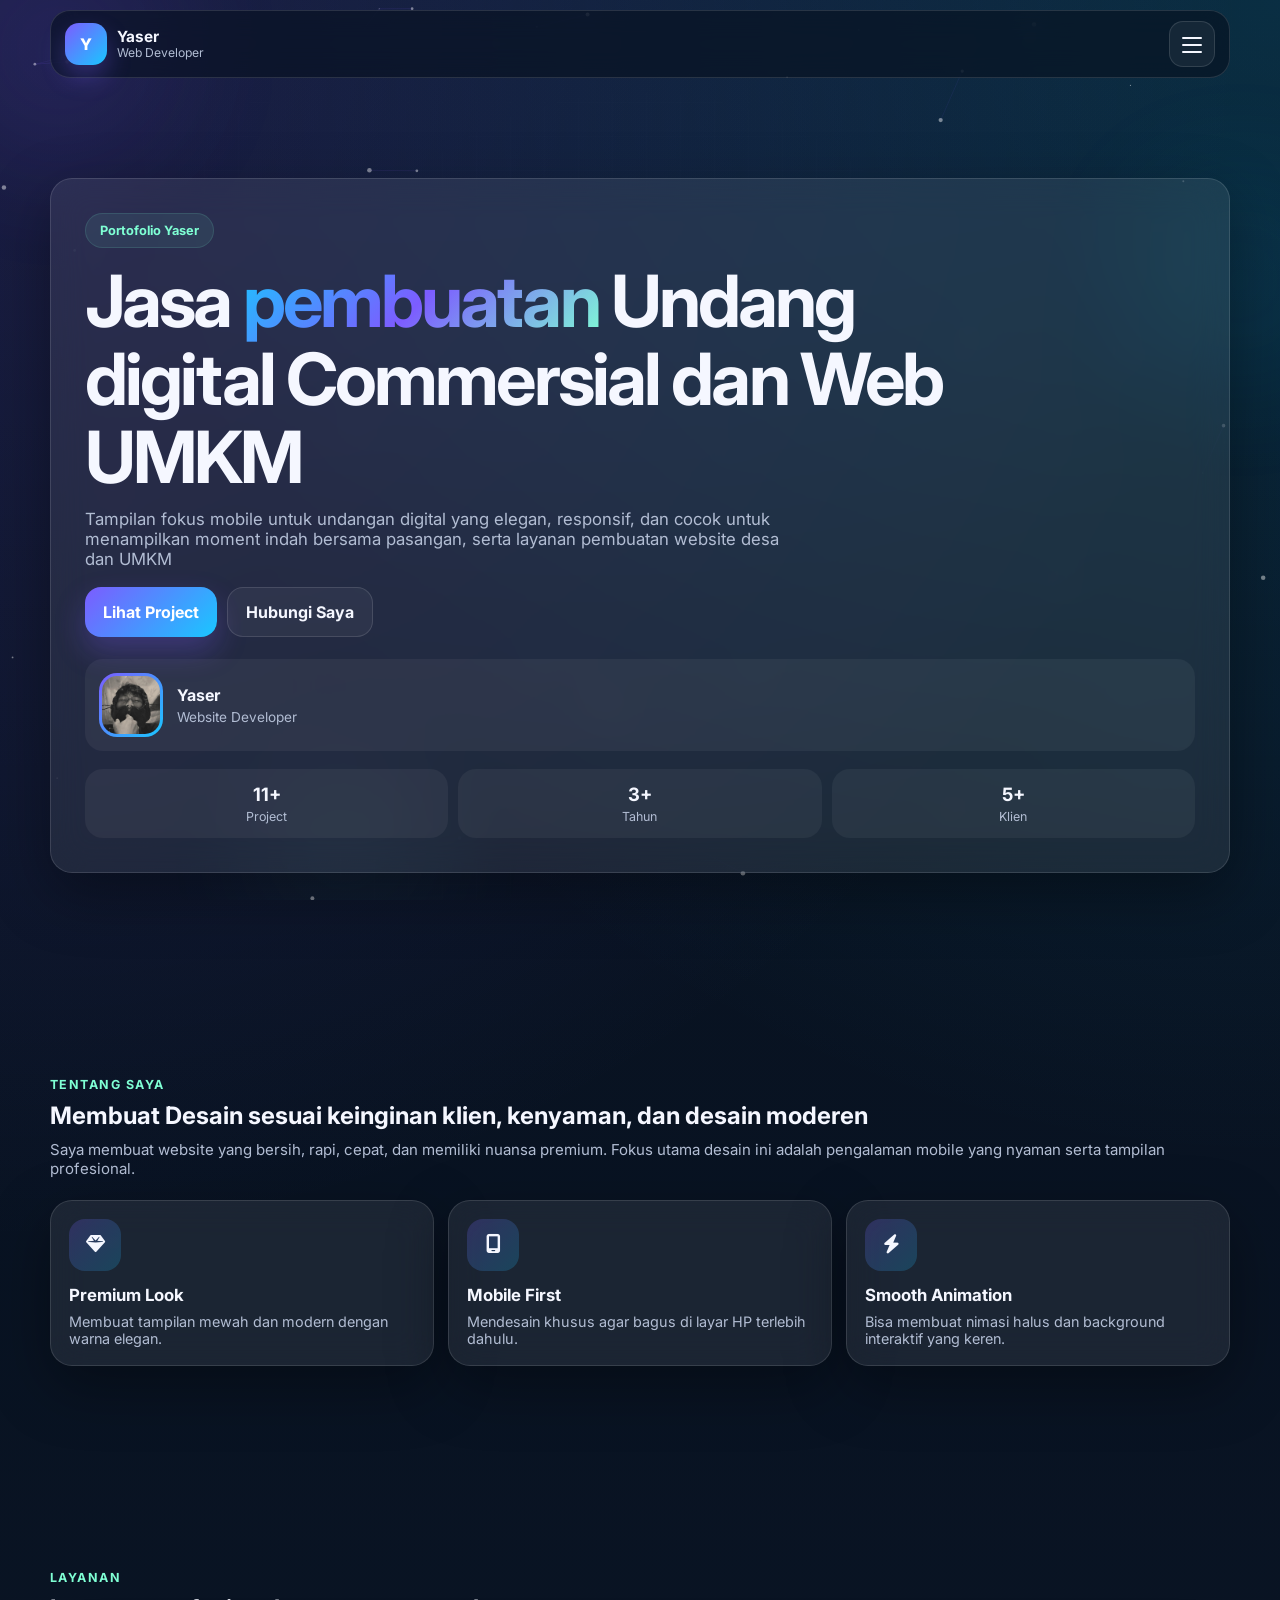
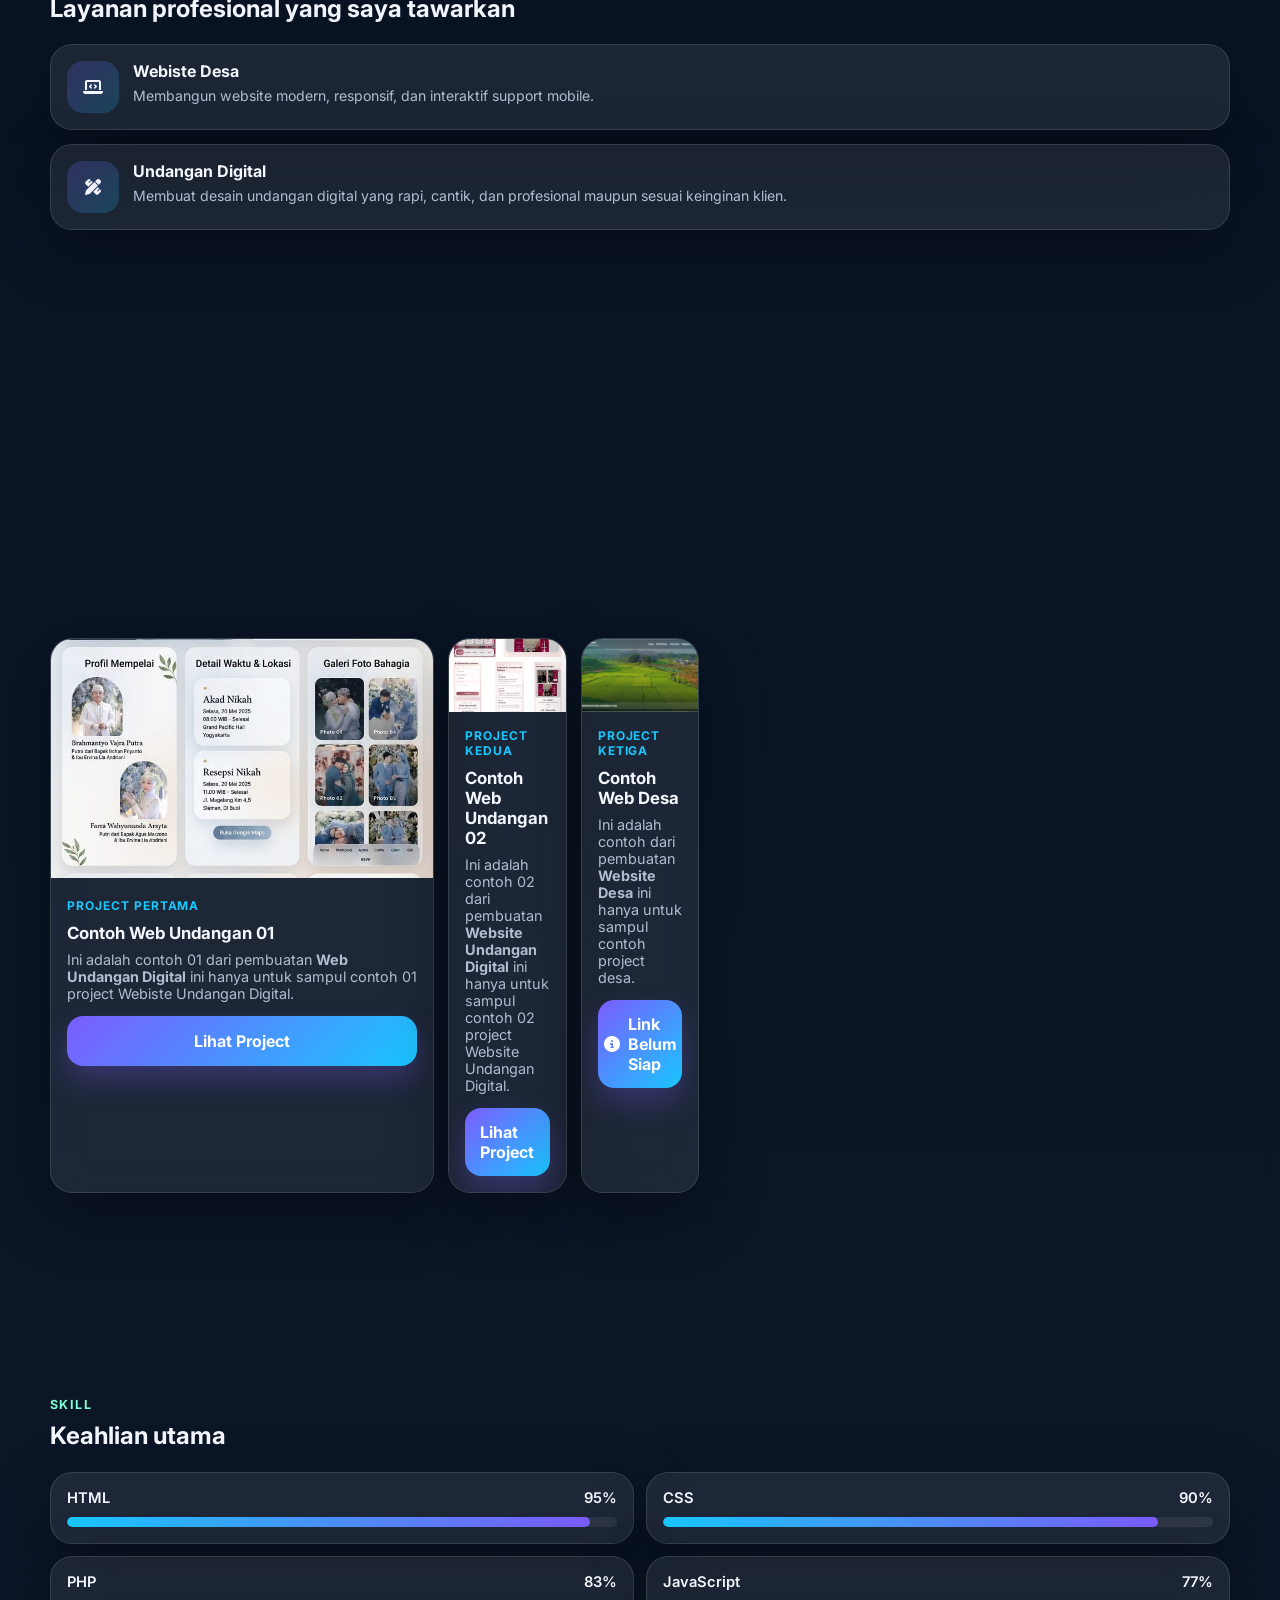
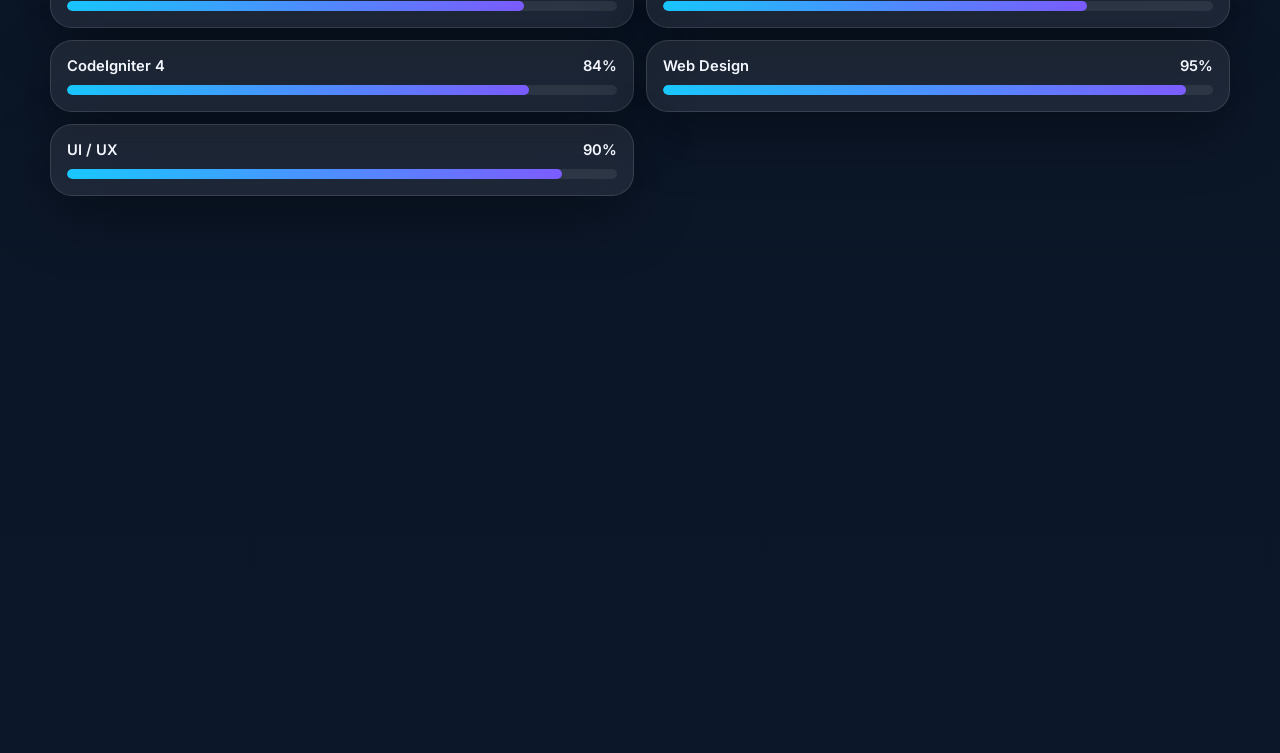
<file: index.html>
<!DOCTYPE html>
<html lang="id">
<head>
  <meta charset="UTF-8" />
  <meta name="viewport" content="width=device-width, initial-scale=1.0" />
  <title>Portfolio Yaser</title>
  <meta property="og:title" content="Portfolio Yaser" />
  <meta property="og:description" content="Website portfolio premium modern Yaser" />
  <meta property="og:image" content="https://yaser.vercel.app/foto1.png" />
  <meta property="og:url" content="https://yaser.vercel.app" />
  <meta property="og:type" content="website" />

  <link rel="icon" href="title.png" />
  <link rel="icon" type="image/png" sizes="32x32" href="title.png">
  <link rel="icon" type="image/png" sizes="64x64" href="title.png">
  <link rel="apple-touch-icon" sizes="180x180" href="title.png">

  <meta name="description" content="Portfolio mobile premium modern dan responsif" />

  <link rel="preconnect" href="https://fonts.googleapis.com" />
  <link rel="preconnect" href="https://fonts.gstatic.com" crossorigin />
  <link
    href="https://fonts.googleapis.com/css2?family=Inter:wght@400;500;600;700;800&display=swap"
    rel="stylesheet"
  />

  <link
    rel="stylesheet"
    href="https://cdnjs.cloudflare.com/ajax/libs/font-awesome/6.5.2/css/all.min.css"
  />

  <link rel="stylesheet" href="stye.css" />
</head>
<body>
  <div class="bg-wrapper">
    <div class="orb orb-1"></div>
    <div class="orb orb-2"></div>
    <div class="orb orb-3"></div>
    <canvas id="particles"></canvas>
    <div class="grid-layer"></div>
  </div>

  <header class="header" id="header">
    <div class="container nav">
      <a href="profile.html" class="logo">
        <span class="logo-box">Y</span>
        <div class="logo-text">
          <strong>Yaser</strong>
          <small>Web Developer</small>
        </div>
      </a>

      <button class="menu-btn" id="menuBtn" aria-label="Buka menu">
        <span></span>
        <span></span>
        <span></span>
      </button>
    </div>

    <nav class="mobile-nav" id="mobileNav">
      <a href="#home">Home</a>
      <a href="#about">Tentang</a>
      <a href="#services">Layanan</a>
      <a href="#projects">Project</a>
      <a href="#skills">Skill</a>
      <a href="#contact">Kontak</a>
    </nav>
  </header>

  <main>
    <section class="hero section" id="home">
      <div class="container">
        <div class="hero-card glass reveal">
          <span class="badge">Portofolio Yaser</span>

          <h1>
            Jasa
            <span class="gradient-text"> pembuatan</span>
            Undang digital Commersial dan Web UMKM
          </h1>

          <p class="hero-text">
            Tampilan fokus mobile untuk undangan digital yang elegan, responsif, dan cocok untuk menampilkan
            moment indah bersama pasangan, serta layanan pembuatan website desa dan UMKM
        </p>

          <div class="hero-buttons">
            <a href="#projects" class="btn btn-primary">Lihat Project</a>
            <a href="#contact" class="btn btn-secondary">Hubungi Saya</a>
          </div>

          <div class="hero-profile">
            <div class="avatar-ring">
              <img src="foto1.png" alt="Foto Profil" />
            </div>
            <div class="hero-profile-info">
              <h3>Yaser</h3>
              <p>Website Developer</p>
            </div>
          </div>

          <div class="stats-grid">
            <div class="stat-box">
              <h3><span class="counter" data-target="15">0</span>+</h3>
              <p>Project</p>
            </div>
            <div class="stat-box">
              <h3><span class="counter" data-target="3">0</span>+</h3>
              <p>Tahun</p>
            </div>
            <div class="stat-box">
              <h3><span class="counter" data-target="5">0</span>+</h3>
              <p>Klien</p>
            </div>
          </div>
        </div>
      </div>
    </section>

    <section class="about section" id="about">
      <div class="container">
        <div class="section-head reveal">
          <span class="section-tag">Tentang Saya</span>
          <h2>Membuat Desain sesuai keinginan klien, kenyaman, dan desain moderen</h2>
          <p>
            Saya membuat website yang bersih, rapi, cepat, dan memiliki nuansa
            premium. Fokus utama desain ini adalah pengalaman mobile yang nyaman
            serta tampilan profesional.
          </p>
        </div>

        <div class="about-grid">
          <div class="about-card glass reveal">
            <i class="fa-solid fa-gem"></i>
            <h3>Premium Look</h3>
            <p>Membuat tampilan mewah dan modern dengan warna elegan.</p>
          </div>

          <div class="about-card glass reveal">
            <i class="fa-solid fa-mobile-screen"></i>
            <h3>Mobile First</h3>
            <p>Mendesain khusus agar bagus di layar HP terlebih dahulu.</p>
          </div>

          <div class="about-card glass reveal">
            <i class="fa-solid fa-bolt"></i>
            <h3>Smooth Animation</h3>
            <p>Bisa membuat nimasi halus dan background interaktif yang keren.</p>
          </div>
        </div>
      </div>
    </section>

    <section class="services section" id="services">
      <div class="container">
        <div class="section-head reveal">
          <span class="section-tag">Layanan</span>
          <h2>Layanan profesional yang saya tawarkan</h2>
        </div>

        <div class="service-list">
          <article class="service-card glass reveal">
            <div class="service-icon">
              <i class="fa-solid fa-laptop-code"></i>
            </div>
            <div>
              <h3>Webiste Desa</h3>
              <p>Membangun website modern, responsif, dan interaktif support mobile.</p>
            </div>
          </article>

          <article class="service-card glass reveal">
            <div class="service-icon">
              <i class="fa-solid fa-pen-ruler"></i>
            </div>
            <div>
              <h3>Undangan Digital</h3>
              <p>Membuat desain undangan digital yang rapi, cantik, dan profesional maupun sesuai keinginan klien.</p>
            </div>
          </article>

          <article class="service-card glass reveal">
            <div class="service-icon">
              <i class="fa-solid fa-rocket"></i>
            </div>
            <div>
              <h3>Website UMKM</h3>
              <p>Layanan pembuatan website untuk usaha usaha anda memfokuskan pada performa fitur pelayanan dan termasuk desain yang premiium.</p>
            </div>
          </article>
        </div>
      </div>
    </section>

    <section class="projects section" id="projects">
      <div class="container">
        <div class="section-head reveal">
          <span class="section-tag">Project Saya</span>
          <h2>Beberapa project unggulan</h2>
          <p>
            Ada beberapa projek dan link akses nya untuk undangan yang akan saya tampilkan, untuk link Web Desa dan UMKM akan menyusul.
          </p>
        </div>

        <div class="project-list">
          <article class="project-card glass reveal">
            <div class="project-media">
              <img src="foto2.png" alt="Project 1" />
            </div>
            <div class="project-content">
              <span class="project-label">Project Pertama</span>
              <h3>Contoh Web Undangan 01</h3>
              <p>
                Ini adalah contoh 01 dari pembuatan <strong>Web Undangan Digital</strong> ini hanya untuk sampul contoh 01 project Webiste Undangan Digital.
              </p>
              <a href="https://ecacep.github.io/undangandigital/" target="_blank" class="btn btn-primary btn-full">
                Lihat Project
              </a>
            </div>
          </article>

          <div class="project-list">
          <article class="project-card glass reveal">
            <div class="project-media">
              <img src="foto3.png" alt="Project 1" />
            </div>
            <div class="project-content">
              <span class="project-label">Project Kedua</span>
              <h3>Contoh Web Undangan 02</h3>
              <p>
                Ini adalah contoh 02 dari pembuatan <strong>Website Undangan Digital</strong> ini hanya untuk sampul contoh 02 project Website Undangan Digital.
              </p>
              <a href="https://ecacep.github.io/namakamu" target="_blank" class="btn btn-primary btn-full">
                Lihat Project
              </a>
            </div>
          </article>


          <article class="project-card glass reveal">
            <div class="project-media">
              <img src="foto4.png" alt="Project 3" />
            </div>
            <div class="project-content">
              <span class="project-label">Project Ketiga</span>
              <h3>Contoh Web Desa</h3>
              <p>
                Ini adalah contoh dari pembuatan <strong>Website Desa</strong> ini hanya untuk sampul contoh project desa.
              </p>
              <a href="#" target="_blank" class="btn btn-primary btn-full">
  <i class="fa-solid fa-circle-info "></i>
   Link Belum Siap
</a>
            </div>
          </article>
        </div>
      </div>
    </section>

    <section class="skills section" id="skills">
      <div class="container">
        <div class="section-head reveal">
          <span class="section-tag">Skill</span>
          <h2>Keahlian utama</h2>
        </div>

        <div class="skills-list">
          <div class="skill-card glass reveal">
            <div class="skill-top">
              <span>HTML</span>
              <span>95%</span>
            </div>
            <div class="skill-bar"><span style="width:95%"></span></div>
          </div>

          <div class="skill-card glass reveal">
            <div class="skill-top">
              <span>CSS</span>
              <span>90%</span>
            </div>
            <div class="skill-bar"><span style="width:90%"></span></div>
          </div>

          <div class="skill-card glass reveal">
            <div class="skill-top">
              <span>PHP</span>
              <span>83%</span>
            </div>
            <div class="skill-bar"><span style="width:83%"></span></div>
          </div>

          <div class="skill-card glass reveal">
            <div class="skill-top">
              <span>JavaScript</span>
              <span>77%</span>
            </div>
            <div class="skill-bar"><span style="width:77%"></span></div>
          </div>

          <div class="skill-card glass reveal">
            <div class="skill-top">
              <span>CodeIgniter 4</span>
              <span>84%</span>
            </div>
            <div class="skill-bar"><span style="width:84%"></span></div>
          </div>

          <div class="skill-card glass reveal">
            <div class="skill-top">
              <span>Web Design</span>
              <span>95%</span>
            </div>
            <div class="skill-bar"><span style="width:95%"></span></div>
          </div>

          <div class="skill-card glass reveal">
            <div class="skill-top">
              <span>UI / UX</span>
              <span>90%</span>
            </div>
            <div class="skill-bar"><span style="width:90%"></span></div>
          </div>
        </div>
      </div>
    </section>

    <section class="contact section" id="contact">
      <div class="container">
        <div class="contact-card glass reveal">
          <div class="section-head">
            <span class="section-tag">Kontak</span>
            <h2>Mari bekerja sama</h2>
            <p>
              Silahkan hubungi contact di bawah ini jika anda tertarik untuk bekerja sama dengan saya ataupun ingin 
              menyewa jasa pembuatan website Undangan Digital, Ecommerce, Website Desa, Portofilo,
              dan website UMKM. 
              <br><span style="color: rgb(0, 255, 255);">Silahkan hubungi saya melalui WhatsApp, email, dan Instagram di bawah ini.</span>
            </p>
          </div>

          <div class="contact-list">
            <a href="#" class="contact-item">
              <i class="fa-solid fa-envelope"></i>
              <span>yasirsopyan2025@gmail.com</span>
            </a>
            <a href="#" class="contact-item">
              <i class="fa-brands fa-whatsapp"></i>
              <span>+62-822-9212-0735</span>
            </a>
            <a href="#" class="contact-item">
              <i class="fa-brands fa-instagram"></i>
              <span>@yasersyn</span>
            </a>
          </div>
        </div>
      </div>
    </section>
  </main>

  <button class="scroll-top" id="scrollTop" aria-label="Ke atas">
    <i class="fa-solid fa-arrow-up"></i>
  </button>

  <script src="script.js"></script>
</body>
</html>
</file>
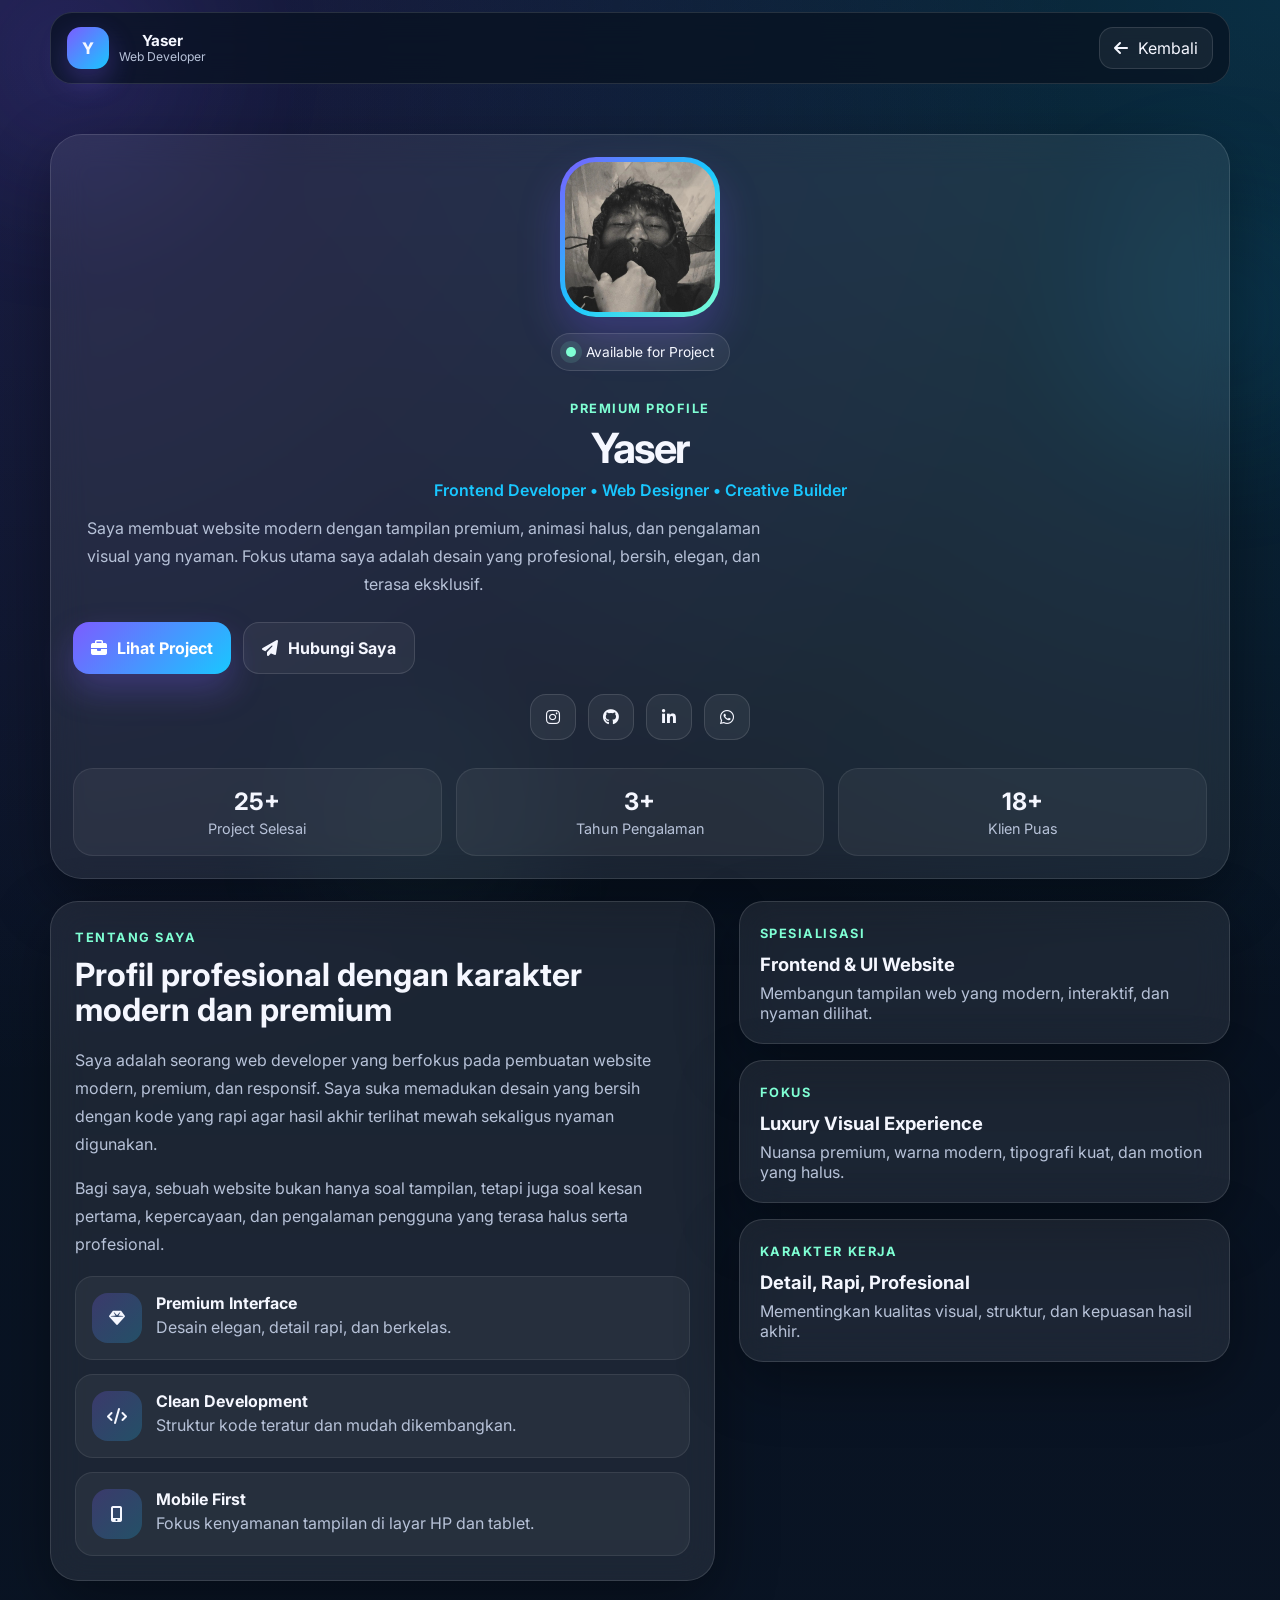
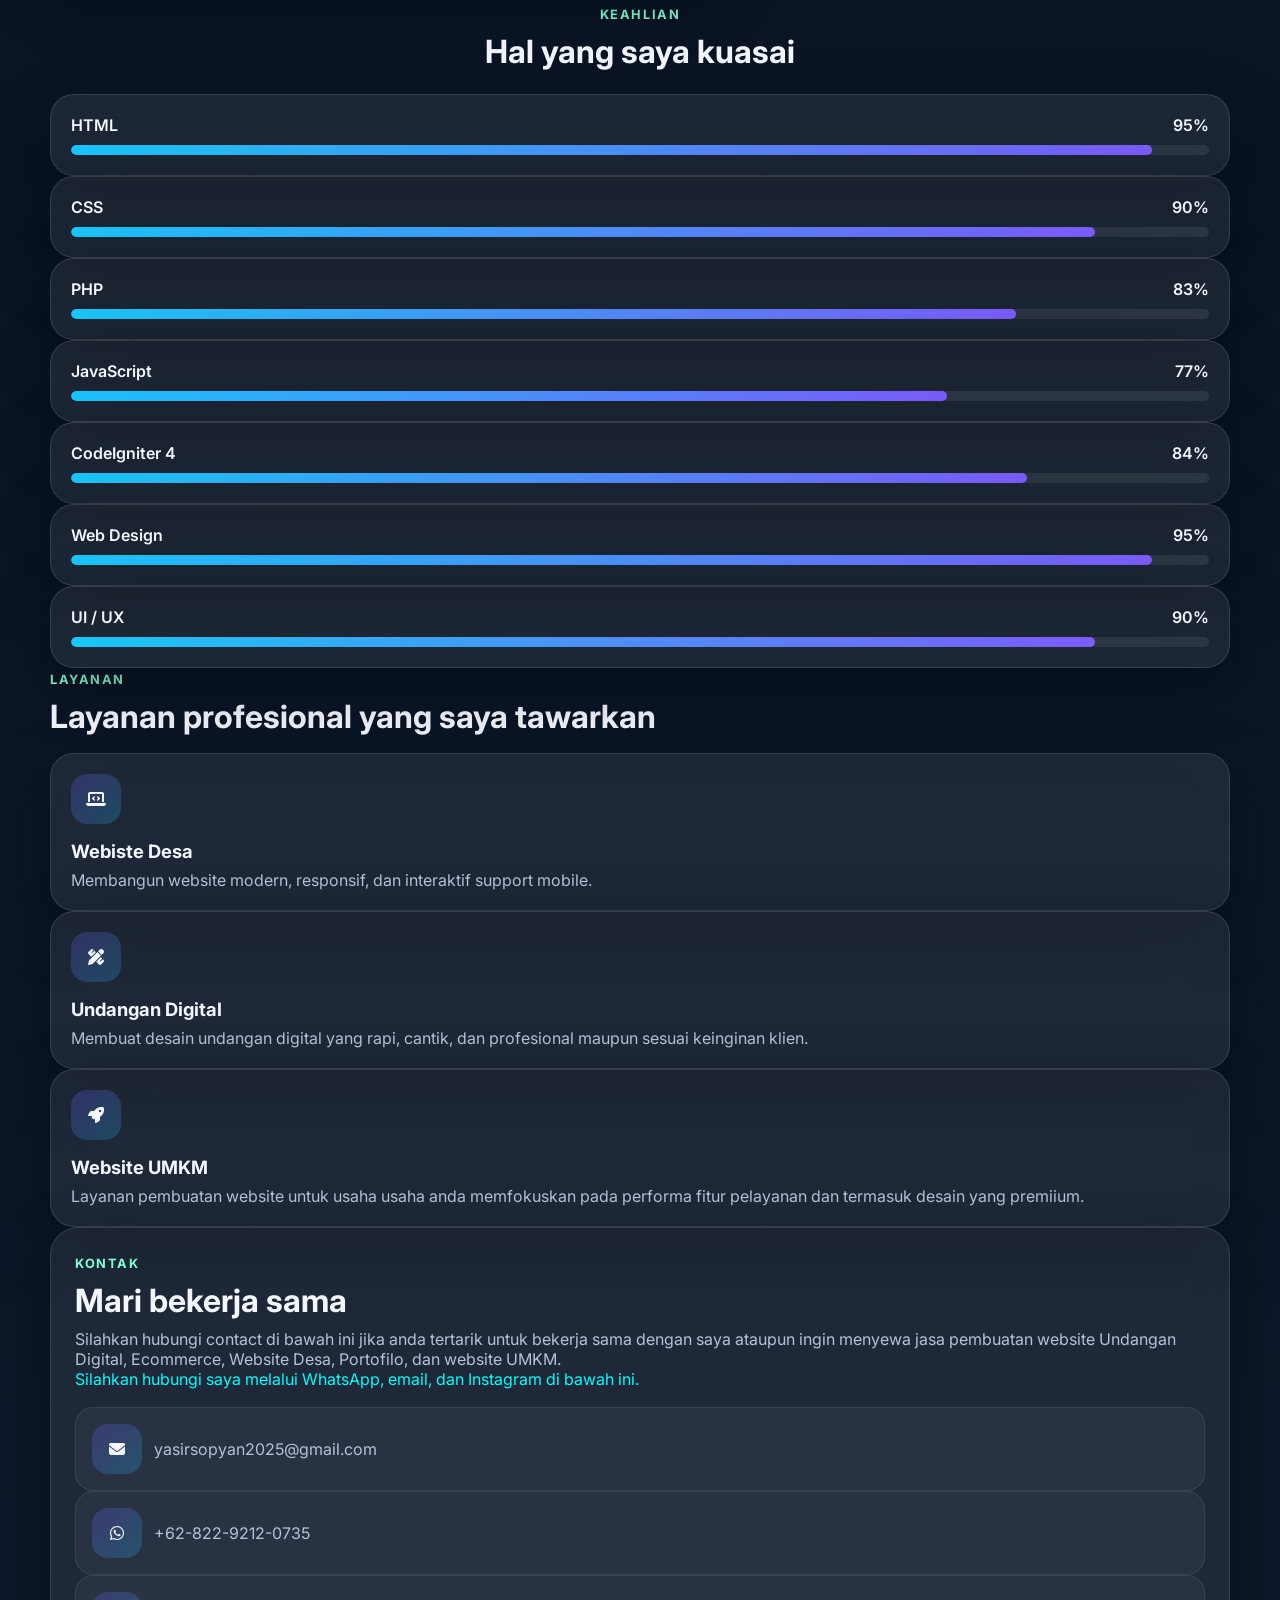
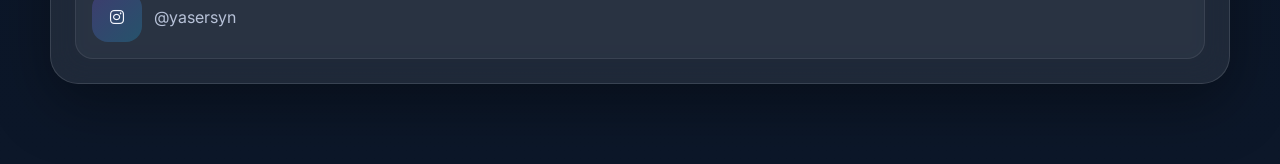
<file: profile.html>
<!DOCTYPE html>
<html lang="id">
<head>
  <meta charset="UTF-8" />
  <meta name="viewport" content="width=device-width, initial-scale=1.0" />
  <title>Profile Yaser</title>
  <meta name="description" content="Halaman profile premium modern milik Yaser" />

  <link rel="preconnect" href="https://fonts.googleapis.com" />
  <link rel="preconnect" href="https://fonts.gstatic.com" crossorigin />
  <link
    href="https://fonts.googleapis.com/css2?family=Inter:wght@400;500;600;700;800&display=swap"
    rel="stylesheet"
  />
  <link
    rel="stylesheet"
    href="https://cdnjs.cloudflare.com/ajax/libs/font-awesome/6.5.2/css/all.min.css"
  />
  <link rel="stylesheet" href="style-profile.css" />
</head>
<body>
  <div class="bg-wrapper">
    <div class="orb orb-1"></div>
    <div class="orb orb-2"></div>
    <div class="orb orb-3"></div>
    <div class="grid-layer"></div>
  </div>

  <header class="profile-header">
    <div class="container nav">
        
        <a href="index.html" class="brand">
        <span class="brand-box">Y</span>
        <div class="brand-text">
          <strong style="text-align: center;">Yaser</strong>
          <small>Web Developer</small>
        </div>
      </a>
      <a href="index.html" class="back-btn">
        <i class="fa-solid fa-arrow-left"></i>
        <span>Kembali</span>
      </a>

      
    </div>
  </header>

  <main class="profile-page">
    <section class="hero-profile">
      <div class="container">
        <div class="hero-card glass">
          <div class="hero-top">
            <div class="avatar-wrap">
              <div class="avatar-ring">
                <img src="foto1.png" alt="Foto Yaser" />
              </div>
              <span class="status-badge">
                <span class="status-dot"></span>
                Available for Project
              </span>
            </div>

            <div class="hero-content" style="text-align: center;">
              <span class="hero-tag">Premium Profile</span>
              <h1>Yaser</h1>
              <p class="hero-role">Frontend Developer • Web Designer • Creative Builder</p>
              <p class="hero-desc">
                Saya membuat website modern dengan tampilan premium, animasi halus,
                dan pengalaman visual yang nyaman. Fokus utama saya adalah desain
                yang profesional, bersih, elegan, dan terasa eksklusif.
              </p>

              <div class="hero-actions">
                <a href="index.html#projects" class="btn btn-primary">
                  <i class="fa-solid fa-briefcase"></i>
                  Lihat Project
                </a>
                <a href="index.html#contact" class="btn btn-secondary">
                  <i class="fa-solid fa-paper-plane"></i>
                  Hubungi Saya
                </a>
              </div>

              <div class="hero-social">
                <a href="#" aria-label="Instagram"><i class="fa-brands fa-instagram"></i></a>
                <a href="#" aria-label="GitHub"><i class="fa-brands fa-github"></i></a>
                <a href="#" aria-label="LinkedIn"><i class="fa-brands fa-linkedin-in"></i></a>
                <a href="#" aria-label="WhatsApp"><i class="fa-brands fa-whatsapp"></i></a>
              </div>
            </div>
          </div>

          <div class="quick-stats">
            <div class="stat-card">
              <h3>25+</h3>
              <p>Project Selesai</p>
            </div>
            <div class="stat-card">
              <h3>3+</h3>
              <p>Tahun Pengalaman</p>
            </div>
            <div class="stat-card">
              <h3>18+</h3>
              <p>Klien Puas</p>
            </div>
          </div>
        </div>
      </div>
    </section>

    <section class="profile-section">
      <div class="container section-grid">
        <div class="about-card glass">
          <div class="section-head">
            <span class="section-tag">Tentang Saya</span>
            <h2>Profil profesional dengan karakter modern dan premium</h2>
          </div>

          <p>
            Saya adalah seorang web developer yang berfokus pada pembuatan website
            modern, premium, dan responsif. Saya suka memadukan desain yang bersih
            dengan kode yang rapi agar hasil akhir terlihat mewah sekaligus nyaman
            digunakan.
          </p>

          <p>
            Bagi saya, sebuah website bukan hanya soal tampilan, tetapi juga soal
            kesan pertama, kepercayaan, dan pengalaman pengguna yang terasa halus
            serta profesional.
          </p>

          <div class="info-points">
            <div class="info-item">
              <i class="fa-solid fa-gem"></i>
              <div>
                <h4>Premium Interface</h4>
                <p>Desain elegan, detail rapi, dan berkelas.</p>
              </div>
            </div>

            <div class="info-item">
              <i class="fa-solid fa-code"></i>
              <div>
                <h4>Clean Development</h4>
                <p>Struktur kode teratur dan mudah dikembangkan.</p>
              </div>
            </div>

            <div class="info-item">
              <i class="fa-solid fa-mobile-screen-button"></i>
              <div>
                <h4>Mobile First</h4>
                <p>Fokus kenyamanan tampilan di layar HP dan tablet.</p>
              </div>
            </div>
          </div>
        </div>

        <div class="side-stack">
          <div class="mini-card glass">
            <span class="mini-label">Spesialisasi</span>
            <h3>Frontend & UI Website</h3>
            <p>Membangun tampilan web yang modern, interaktif, dan nyaman dilihat.</p>
          </div>

          <div class="mini-card glass">
            <span class="mini-label">Fokus</span>
            <h3>Luxury Visual Experience</h3>
            <p>Nuansa premium, warna modern, tipografi kuat, dan motion yang halus.</p>
          </div>

          <div class="mini-card glass">
            <span class="mini-label">Karakter Kerja</span>
            <h3>Detail, Rapi, Profesional</h3>
            <p>Mementingkan kualitas visual, struktur, dan kepuasan hasil akhir.</p>
          </div>
        </div>
      </div>
    </section>

    <section class="profile-section">
      <div class="container">
        <div class="section-head center">
          <span class="section-tag">Keahlian</span>
          <h2>Hal yang saya kuasai</h2>
        </div>

        <div class="skills-list">
          <div class="skill-card glass reveal">
            <div class="skill-top">
              <span>HTML</span>
              <span>95%</span>
            </div>
            <div class="skill-bar"><span style="width:95%"></span></div>
          </div>

          <div class="skill-card glass reveal">
            <div class="skill-top">
              <span>CSS</span>
              <span>90%</span>
            </div>
            <div class="skill-bar"><span style="width:90%"></span></div>
          </div>

          <div class="skill-card glass reveal">
            <div class="skill-top">
              <span>PHP</span>
              <span>83%</span>
            </div>
            <div class="skill-bar"><span style="width:83%"></span></div>
          </div>

          <div class="skill-card glass reveal">
            <div class="skill-top">
              <span>JavaScript</span>
              <span>77%</span>
            </div>
            <div class="skill-bar"><span style="width:77%"></span></div>
          </div>

          <div class="skill-card glass reveal">
            <div class="skill-top">
              <span>CodeIgniter 4</span>
              <span>84%</span>
            </div>
            <div class="skill-bar"><span style="width:84%"></span></div>
          </div>

          <div class="skill-card glass reveal">
            <div class="skill-top">
              <span>Web Design</span>
              <span>95%</span>
            </div>
            <div class="skill-bar"><span style="width:95%"></span></div>
          </div>

          <div class="skill-card glass reveal">
            <div class="skill-top">
              <span>UI / UX</span>
              <span>90%</span>
            </div>
            <div class="skill-bar"><span style="width:90%"></span></div>
          </div>
        </div>
      </div>
    </section>

    <section class="services section" id="services">
      <div class="container">
        <div class="section-head reveal">
          <span class="section-tag">Layanan</span>
          <h2>Layanan profesional yang saya tawarkan</h2>
        </div>

        <div class="service-list">
          <article class="service-card glass reveal">
            <div class="service-icon">
              <i class="fa-solid fa-laptop-code"></i>
            </div>
            <div>
              <h3>Webiste Desa</h3>
              <p>Membangun website modern, responsif, dan interaktif support mobile.</p>
            </div>
          </article>

          <article class="service-card glass reveal">
            <div class="service-icon">
              <i class="fa-solid fa-pen-ruler"></i>
            </div>
            <div>
              <h3>Undangan Digital</h3>
              <p>Membuat desain undangan digital yang rapi, cantik, dan profesional maupun sesuai keinginan klien.</p>
            </div>
          </article>

          <article class="service-card glass reveal">
            <div class="service-icon">
              <i class="fa-solid fa-rocket"></i>
            </div>
            <div>
              <h3>Website UMKM</h3>
              <p>Layanan pembuatan website untuk usaha usaha anda memfokuskan pada performa fitur pelayanan dan termasuk desain yang premiium.</p>
            </div>
          </article>
        </div>
      </div>
    </section>

    <section class="contact section" id="contact">
      <div class="container">
        <div class="contact-card glass reveal">
          <div class="section-head">
            <span class="section-tag">Kontak</span>
            <h2>Mari bekerja sama</h2>
            <p>
              Silahkan hubungi contact di bawah ini jika anda tertarik untuk bekerja sama dengan saya ataupun ingin 
              menyewa jasa pembuatan website Undangan Digital, Ecommerce, Website Desa, Portofilo,
              dan website UMKM. 
              <br><span style="color: rgb(0, 255, 255);">Silahkan hubungi saya melalui WhatsApp, email, dan Instagram di bawah ini.</span>
            </p>
          </div>

          <div class="contact-list">
            <a href="#" class="contact-item">
              <i class="fa-solid fa-envelope"></i>
              <span>yasirsopyan2025@gmail.com</span>
            </a>
            <a href="#" class="contact-item">
              <i class="fa-brands fa-whatsapp"></i>
              <span>+62-822-9212-0735</span>
            </a>
            <a href="#" class="contact-item">
              <i class="fa-brands fa-instagram"></i>
              <span>@yasersyn</span>
            </a>
          </div>
        </div>
      </div>
    </section>
  </main>
</body>
</html>
</file>
<file: stye.css>
:root {
  --bg: #07111f;
  --bg-2: #0c1729;
  --surface: rgba(255, 255, 255, 0.08);
  --surface-2: rgba(255, 255, 255, 0.12);
  --border: rgba(255, 255, 255, 0.12);
  --text: #f5f7ff;
  --muted: #b2bdd3;
  --primary: #7c5cff;
  --secondary: #19c7ff;
  --accent: #7fffd4;
  --danger: #ff6b8a;
  --radius: 22px;
  --shadow: 0 20px 60px rgba(0, 0, 0, 0.35);
  --container: 560px;
}

* {
  margin: 0;
  padding: 0;
  box-sizing: border-box;
}

html {
  scroll-behavior: smooth;
}

body {
  font-family: "Inter", sans-serif;
  background:
    radial-gradient(circle at top left, rgba(124, 92, 255, 0.18), transparent 30%),
    radial-gradient(circle at top right, rgba(25, 199, 255, 0.16), transparent 28%),
    linear-gradient(180deg, var(--bg), var(--bg-2));
  color: var(--text);
  min-height: 100vh;
  overflow-x: hidden;
}

img,
video {
  display: block;
  max-width: 100%;
}

a {
  color: inherit;
  text-decoration: none;
}

button,
input,
textarea {
  font: inherit;
}

.container {
  width: min(100% - 24px, var(--container));
  margin-inline: auto;
}

.section {
  position: relative;
  padding: 74px 0;
  z-index: 2;
}

.glass {
  background: var(--surface);
  backdrop-filter: blur(18px);
  -webkit-backdrop-filter: blur(18px);
  border: 1px solid var(--border);
  box-shadow: var(--shadow);
}

.bg-wrapper {
  position: fixed;
  inset: 0;
  overflow: hidden;
  pointer-events: none;
  z-index: 0;
}

#particles,
.grid-layer {
  position: absolute;
  inset: 0;
}

.grid-layer {
  background-image:
    linear-gradient(rgba(255,255,255,0.05) 1px, transparent 1px),
    linear-gradient(90deg, rgba(255,255,255,0.05) 1px, transparent 1px);
  background-size: 34px 34px;
  opacity: 0.18;
  mask-image: radial-gradient(circle at center, black 35%, transparent 90%);
}

.orb {
  position: absolute;
  border-radius: 50%;
  filter: blur(70px);
  opacity: 0.3;
  animation: floatOrb 12s ease-in-out infinite;
}

.orb-1 {
  width: 220px;
  height: 220px;
  background: rgba(124, 92, 255, 0.4);
  top: -60px;
  left: -50px;
}

.orb-2 {
  width: 200px;
  height: 200px;
  background: rgba(25, 199, 255, 0.3);
  top: 20%;
  right: -60px;
  animation-delay: -4s;
}

.orb-3 {
  width: 180px;
  height: 180px;
  background: rgba(127, 255, 212, 0.2);
  bottom: -40px;
  left: 20%;
  animation-delay: -8s;
}

@keyframes floatOrb {
  0%, 100% {
    transform: translateY(0) scale(1);
  }
  50% {
    transform: translateY(-16px) scale(1.06);
  }
}

.header {
  position: sticky;
  top: 0;
  z-index: 999;
  padding-top: 10px;
}

.nav {
  min-height: 64px;
  display: flex;
  align-items: center;
  justify-content: space-between;
  padding: 10px 14px;
  border-radius: 20px;
  background: rgba(7, 17, 31, 0.62);
  backdrop-filter: blur(14px);
  -webkit-backdrop-filter: blur(14px);
  border: 1px solid var(--border);
}

.logo {
  display: flex;
  align-items: center;
  gap: 10px;
}

.logo-box {
  width: 42px;
  height: 42px;
  border-radius: 14px;
  display: grid;
  place-items: center;
  font-weight: 800;
  background: linear-gradient(135deg, var(--primary), var(--secondary));
  color: white;
  box-shadow: 0 12px 24px rgba(124, 92, 255, 0.3);
}

.logo-text {
  display: flex;
  flex-direction: column;
  line-height: 1.1;
}

.logo-text strong {
  font-size: 0.96rem;
}

.logo-text small {
  color: var(--muted);
  font-size: 0.76rem;
}

.menu-btn {
  width: 46px;
  height: 46px;
  border: 1px solid var(--border);
  background: rgba(255, 255, 255, 0.06);
  border-radius: 14px;
  position: relative;
  cursor: pointer;
}

.menu-btn span {
  position: absolute;
  left: 12px;
  width: 20px;
  height: 2px;
  background: var(--text);
  border-radius: 999px;
  transition: 0.3s ease;
}

.menu-btn span:nth-child(1) { top: 15px; }
.menu-btn span:nth-child(2) { top: 22px; }
.menu-btn span:nth-child(3) { top: 29px; }

.menu-btn.active span:nth-child(1) {
  top: 22px;
  transform: rotate(45deg);
}
.menu-btn.active span:nth-child(2) {
  opacity: 0;
}
.menu-btn.active span:nth-child(3) {
  top: 22px;
  transform: rotate(-45deg);
}

.mobile-nav {
  width: min(100% - 24px, var(--container));
  margin: 10px auto 0;
  padding: 12px;
  display: none;
  flex-direction: column;
  gap: 8px;
  border-radius: 20px;
  background: rgba(10, 18, 34, 0.94);
  border: 1px solid var(--border);
  box-shadow: var(--shadow);
}

.mobile-nav.show {
  display: flex;
}

.mobile-nav a {
  padding: 12px 14px;
  border-radius: 14px;
  color: var(--muted);
  transition: 0.3s ease;
}

.mobile-nav a:hover {
  background: rgba(255, 255, 255, 0.06);
  color: var(--text);
}

.hero-card,
.about-card,
.service-card,
.project-card,
.skill-card,
.contact-card {
  border-radius: var(--radius);
}

.hero-card {
  padding: 24px 18px;
}

.badge {
  display: inline-block;
  margin-bottom: 14px;
  padding: 9px 14px;
  border-radius: 999px;
  font-size: 0.8rem;
  font-weight: 700;
  color: var(--accent);
  background: rgba(127, 255, 212, 0.08);
  border: 1px solid rgba(127, 255, 212, 0.12);
}

.hero h1 {
  font-size: 2rem;
  line-height: 1.08;
  letter-spacing: -0.04em;
  margin-bottom: 14px;
}

.gradient-text {
  background: linear-gradient(135deg, var(--secondary), var(--primary), var(--accent));
  -webkit-background-clip: text;
  background-clip: text;
  color: transparent;
}

.hero-text {
  color: var(--muted);
  font-size: 0.96rem;
  margin-bottom: 18px;
}

.hero-buttons {
  display: grid;
  grid-template-columns: 1fr;
  gap: 10px;
  margin-bottom: 22px;
}

.btn {
  display: inline-flex;
  justify-content: center;
  align-items: center;
  min-height: 50px;
  padding: 14px 18px;
  border-radius: 16px;
  font-weight: 700;
  transition: 0.3s ease;
}

.btn-primary {
  color: white;
  background: linear-gradient(135deg, var(--primary), var(--secondary));
  box-shadow: 0 14px 30px rgba(124, 92, 255, 0.28);
}

.btn-secondary {
  color: var(--text);
  border: 1px solid var(--border);
  background: rgba(255, 255, 255, 0.05);
}

.btn-full {
  width: 100%;
}

.hero-profile {
  display: flex;
  align-items: center;
  gap: 14px;
  padding: 14px;
  border-radius: 18px;
  background: rgba(255, 255, 255, 0.05);
  margin-bottom: 18px;
}

.avatar-ring {
  width: 64px;
  height: 64px;
  padding: 3px;
  border-radius: 18px;
  background: linear-gradient(135deg, var(--primary), var(--secondary));
}

.avatar-ring img {
  width: 100%;
  height: 100%;
  object-fit: cover;
  border-radius: 15px;
}

.hero-profile-info h3 {
  font-size: 1rem;
  margin-bottom: 4px;
}

.hero-profile-info p {
  color: var(--muted);
  font-size: 0.85rem;
}

.stats-grid {
  display: grid;
  grid-template-columns: repeat(3, 1fr);
  gap: 10px;
}

.stat-box {
  padding: 14px 10px;
  border-radius: 18px;
  text-align: center;
  background: rgba(255, 255, 255, 0.05);
}

.stat-box h3 {
  font-size: 1.15rem;
  margin-bottom: 4px;
}

.stat-box p {
  color: var(--muted);
  font-size: 0.78rem;
}

.section-head {
  margin-bottom: 22px;
}

.section-tag {
  display: inline-block;
  margin-bottom: 10px;
  color: var(--accent);
  font-size: 0.78rem;
  font-weight: 700;
  letter-spacing: 0.12em;
  text-transform: uppercase;
}

.section-head h2 {
  font-size: 1.5rem;
  line-height: 1.15;
  margin-bottom: 10px;
}

.section-head p {
  color: var(--muted);
  font-size: 0.94rem;
}

.about-grid,
.service-list,
.project-list,
.skills-list,
.contact-list {
  display: grid;
  gap: 14px;
}

.about-card {
  padding: 18px;
}

.about-card i {
  width: 52px;
  height: 52px;
  display: grid;
  place-items: center;
  border-radius: 16px;
  margin-bottom: 14px;
  font-size: 1.2rem;
  background: linear-gradient(135deg, rgba(124, 92, 255, 0.22), rgba(25, 199, 255, 0.2));
}

.about-card h3 {
  margin-bottom: 8px;
  font-size: 1.05rem;
}

.about-card p {
  color: var(--muted);
  font-size: 0.9rem;
}

.service-card {
  padding: 16px;
  display: flex;
  gap: 14px;
  align-items: flex-start;
}

.service-icon {
  flex-shrink: 0;
  width: 52px;
  height: 52px;
  display: grid;
  place-items: center;
  border-radius: 16px;
  background: linear-gradient(135deg, rgba(124, 92, 255, 0.22), rgba(25, 199, 255, 0.2));
}

.service-card h3 {
  margin-bottom: 6px;
  font-size: 1rem;
}

.service-card p {
  color: var(--muted);
  font-size: 0.88rem;
}

.project-card {
  overflow: hidden;
}

.project-media {
  width: 100%;
  aspect-ratio: 16 / 10;
  background: rgba(255, 255, 255, 0.04);
  overflow: hidden;
}

.project-media img,
.project-media video {
  width: 100%;
  height: 100%;
  object-fit: cover;
}

.project-content {
  padding: 16px;
}

.project-label {
  display: inline-block;
  margin-bottom: 10px;
  color: var(--secondary);
  font-size: 0.75rem;
  font-weight: 700;
  letter-spacing: 0.08em;
  text-transform: uppercase;
}

.project-content h3 {
  margin-bottom: 8px;
  font-size: 1.05rem;
}

.project-content p {
  color: var(--muted);
  font-size: 0.9rem;
  margin-bottom: 14px;
}

.skills-list {
  gap: 12px;
}

.skill-card {
  padding: 16px;
}

.skill-top {
  display: flex;
  justify-content: space-between;
  margin-bottom: 10px;
  font-weight: 600;
  font-size: 0.92rem;
}

.skill-bar {
  width: 100%;
  height: 10px;
  border-radius: 999px;
  overflow: hidden;
  background: rgba(255, 255, 255, 0.07);
}

.skill-bar span {
  display: block;
  height: 100%;
  border-radius: inherit;
  background: linear-gradient(90deg, var(--secondary), var(--primary));
}

.contact-card {
  padding: 20px 16px;
}

.contact-item {
  display: flex;
  align-items: center;
  gap: 12px;
  padding: 14px;
  border-radius: 16px;
  background: rgba(255, 255, 255, 0.05);
}

.contact-item i {
  width: 42px;
  height: 42px;
  display: grid;
  place-items: center;
  border-radius: 14px;
  background: linear-gradient(135deg, rgba(124, 92, 255, 0.22), rgba(25, 199, 255, 0.22));
}

.contact-item span {
  font-size: 0.92rem;
  color: var(--text);
  word-break: break-word;
}

.scroll-top {
  position: fixed;
  right: 14px;
  bottom: 14px;
  width: 48px;
  height: 48px;
  border: 0;
  border-radius: 16px;
  background: linear-gradient(135deg, var(--primary), var(--secondary));
  color: white;
  display: grid;
  place-items: center;
  box-shadow: 0 16px 30px rgba(124, 92, 255, 0.35);
  cursor: pointer;
  z-index: 99;
  opacity: 0;
  visibility: hidden;
  transform: translateY(12px);
  transition: 0.3s ease;
}

.scroll-top.show {
  opacity: 1;
  visibility: visible;
  transform: translateY(0);
}

.reveal {
  opacity: 0;
  transform: translateY(18px);
  transition: 0.65s ease;
}

.reveal.active {
  opacity: 1;
  transform: translateY(0);
}

/* tablet */
@media (min-width: 768px) {
  :root {
    --container: 920px;
  }

  .hero h1 {
    font-size: 3rem;
  }

  .hero-buttons {
    grid-template-columns: repeat(2, max-content);
  }

  .about-grid,
  .project-list,
  .skills-list {
    grid-template-columns: repeat(2, 1fr);
  }

  .service-list {
    grid-template-columns: 1fr;
  }

  .contact-list {
    grid-template-columns: repeat(2, 1fr);
  }

  .mobile-nav {
    flex-direction: row;
    flex-wrap: wrap;
  }
}

/* desktop */
@media (min-width: 1024px) {
  :root {
    --container: 1180px;
  }

  .section {
    padding: 100px 0;
  }

  .hero-card {
    padding: 34px;
  }

  .hero h1 {
    font-size: 4.5rem;
    max-width: 900px;
  }

  .hero-text {
    max-width: 720px;
    font-size: 1.05rem;
  }

  .about-grid,
  .project-list {
    grid-template-columns: repeat(3, 1fr);
  }

  .skills-list {
    grid-template-columns: repeat(2, 1fr);
  }

  .contact-list {
    grid-template-columns: repeat(3, 1fr);
  }
}

.btn i {
  margin-right: 8px;
}
</file>
<file: style-profile.css>
:root {
  --bg: #07111f;
  --bg-2: #0c1729;
  --surface: rgba(255, 255, 255, 0.08);
  --surface-2: rgba(255, 255, 255, 0.12);
  --border: rgba(255, 255, 255, 0.12);
  --text: #f5f7ff;
  --muted: #b7c2d8;
  --primary: #7c5cff;
  --secondary: #19c7ff;
  --accent: #7fffd4;
  --shadow: 0 20px 60px rgba(0, 0, 0, 0.35);
  --radius: 24px;
  --container: 1180px;
}

* {
  margin: 0;
  padding: 0;
  box-sizing: border-box;
}

html {
  scroll-behavior: smooth;
}

body {
  font-family: "Inter", sans-serif;
  color: var(--text);
  background:
    radial-gradient(circle at top left, rgba(124, 92, 255, 0.18), transparent 30%),
    radial-gradient(circle at top right, rgba(25, 199, 255, 0.16), transparent 28%),
    linear-gradient(180deg, var(--bg), var(--bg-2));
  min-height: 100vh;
  overflow-x: hidden;
}

img {
  max-width: 100%;
  display: block;
}

a {
  text-decoration: none;
  color: inherit;
}

.container {
  width: min(100% - 24px, var(--container));
  margin-inline: auto;
}

.glass {
  background: var(--surface);
  backdrop-filter: blur(18px);
  -webkit-backdrop-filter: blur(18px);
  border: 1px solid var(--border);
  box-shadow: var(--shadow);
}

.bg-wrapper {
  position: fixed;
  inset: 0;
  z-index: 0;
  overflow: hidden;
  pointer-events: none;
}

.grid-layer {
  position: absolute;
  inset: 0;
  background-image:
    linear-gradient(rgba(255,255,255,0.05) 1px, transparent 1px),
    linear-gradient(90deg, rgba(255,255,255,0.05) 1px, transparent 1px);
  background-size: 40px 40px;
  opacity: 0.16;
  mask-image: radial-gradient(circle at center, black 30%, transparent 85%);
}

.orb {
  position: absolute;
  border-radius: 50%;
  filter: blur(80px);
  opacity: 0.32;
  animation: floatOrb 13s ease-in-out infinite;
}

.orb-1 {
  width: 260px;
  height: 260px;
  background: rgba(124, 92, 255, 0.38);
  top: -70px;
  left: -60px;
}

.orb-2 {
  width: 240px;
  height: 240px;
  background: rgba(25, 199, 255, 0.32);
  top: 22%;
  right: -60px;
  animation-delay: -4s;
}

.orb-3 {
  width: 220px;
  height: 220px;
  background: rgba(127, 255, 212, 0.18);
  bottom: -40px;
  left: 24%;
  animation-delay: -8s;
}

@keyframes floatOrb {
  0%, 100% {
    transform: translateY(0) scale(1);
  }
  50% {
    transform: translateY(-18px) scale(1.06);
  }
}

.profile-header {
  position: sticky;
  top: 0;
  z-index: 50;
  padding-top: 12px;
}

.nav {
  min-height: 72px;
  padding: 12px 16px;
  border-radius: 22px;
  display: flex;
  align-items: center;
  justify-content: space-between;
  background: rgba(7, 17, 31, 0.72);
  backdrop-filter: blur(16px);
  -webkit-backdrop-filter: blur(16px);
  border: 1px solid var(--border);
}

.back-btn,
.brand {
  display: inline-flex;
  align-items: center;
  gap: 10px;
}

.back-btn {
  padding: 10px 14px;
  border-radius: 14px;
  background: rgba(255,255,255,0.06);
  border: 1px solid var(--border);
  color: var(--text);
}

.brand-box {
  width: 42px;
  height: 42px;
  border-radius: 14px;
  display: grid;
  place-items: center;
  font-weight: 800;
  background: linear-gradient(135deg, var(--primary), var(--secondary));
  box-shadow: 0 12px 28px rgba(124, 92, 255, 0.3);
}

.brand-text {
  display: flex;
  flex-direction: column;
  line-height: 1.1;
}

.brand-text strong {
  font-size: 0.95rem;
}

.brand-text small {
  font-size: 0.76rem;
  color: var(--muted);
}

.profile-page {
  position: relative;
  z-index: 2;
  padding: 28px 0 80px;
}

.hero-profile,
.profile-section {
  padding-top: 22px;
}

.hero-card {
  padding: 22px;
  border-radius: 32px;
}

.hero-top {
  display: grid;
  grid-template-columns: 1fr;
  gap: 26px;
  align-items: center;
}

.avatar-wrap {
  display: flex;
  flex-direction: column;
  align-items: center;
}

.avatar-ring {
  width: 160px;
  height: 160px;
  padding: 5px;
  border-radius: 36px;
  background: linear-gradient(135deg, var(--primary), var(--secondary), var(--accent));
  box-shadow: 0 22px 40px rgba(124, 92, 255, 0.25);
  margin-bottom: 16px;
}

.avatar-ring img {
  width: 100%;
  height: 100%;
  object-fit: cover;
  border-radius: 31px;
}

.status-badge {
  display: inline-flex;
  align-items: center;
  gap: 10px;
  padding: 10px 14px;
  border-radius: 999px;
  font-size: 0.86rem;
  color: var(--text);
  background: rgba(255,255,255,0.06);
  border: 1px solid var(--border);
}

.status-dot {
  width: 10px;
  height: 10px;
  border-radius: 50%;
  background: var(--accent);
  box-shadow: 0 0 0 6px rgba(127, 255, 212, 0.12);
}

.hero-tag,
.section-tag,
.mini-label {
  display: inline-block;
  margin-bottom: 12px;
  color: var(--accent);
  font-size: 0.8rem;
  font-weight: 700;
  letter-spacing: 0.12em;
  text-transform: uppercase;
}

.hero-content h1 {
  font-size: 2.6rem;
  line-height: 1;
  letter-spacing: -0.05em;
  margin-bottom: 10px;
}

.hero-role {
  font-size: 1rem;
  color: var(--secondary);
  margin-bottom: 14px;
  font-weight: 600;
}

.hero-desc {
  color: var(--muted);
  line-height: 1.75;
  max-width: 700px;
}

.hero-actions {
  display: flex;
  flex-wrap: wrap;
  gap: 12px;
  margin-top: 24px;
}

.btn {
  display: inline-flex;
  justify-content: center;
  align-items: center;
  gap: 10px;
  min-height: 52px;
  padding: 14px 18px;
  border-radius: 16px;
  font-weight: 700;
  transition: 0.3s ease;
}

.btn-primary {
  color: white;
  background: linear-gradient(135deg, var(--primary), var(--secondary));
  box-shadow: 0 16px 34px rgba(124, 92, 255, 0.28);
}

.btn-primary:hover,
.btn-secondary:hover,
.back-btn:hover,
.hero-social a:hover,
.contact-item:hover,
.service-card:hover,
.mini-card:hover,
.skill-card:hover {
  transform: translateY(-3px);
}

.btn-secondary {
  border: 1px solid var(--border);
  background: rgba(255,255,255,0.05);
}

.hero-social {
  display: flex;
  gap: 12px;
  margin-top: 20px;
  justify-content: center;
}

.hero-social a {
  width: 46px;
  height: 46px;
  display: grid;
  place-items: center;
  border-radius: 16px;
  background: rgba(255,255,255,0.06);
  border: 1px solid var(--border);
  transition: 0.3s ease;
}

.quick-stats {
  display: grid;
  grid-template-columns: repeat(3, 1fr);
  gap: 14px;
  margin-top: 28px;
}

.stat-card {
  padding: 18px 14px;
  border-radius: 20px;
  text-align: center;
  background: rgba(255,255,255,0.05);
  border: 1px solid rgba(255,255,255,0.08);
}

.stat-card h3 {
  font-size: 1.5rem;
  margin-bottom: 4px;
}

.stat-card p {
  color: var(--muted);
  font-size: 0.9rem;
}

.section-grid {
  display: grid;
  grid-template-columns: 1.15fr 0.85fr;
  gap: 24px;
  align-items: start;
}

.about-card,
.contact-card {
  padding: 24px;
  border-radius: 28px;
}

.section-head {
  margin-bottom: 18px;
}

.section-head.center {
  text-align: center;
  margin-bottom: 24px;
}

.section-head h2 {
  font-size: 2rem;
  line-height: 1.12;
  margin-bottom: 10px;
}

.section-head p,
.about-card p,
.mini-card p,
.service-card p,
.contact-item span {
  color: var(--muted);
}

.about-card > p {
  line-height: 1.75;
  margin-bottom: 16px;
}

.info-points {
  display: grid;
  gap: 14px;
  margin-top: 18px;
}

.info-item {
  display: flex;
  align-items: flex-start;
  gap: 14px;
  padding: 16px;
  border-radius: 18px;
  background: rgba(255,255,255,0.05);
  border: 1px solid rgba(255,255,255,0.08);
}

.info-item i,
.service-icon,
.contact-item i {
  width: 50px;
  height: 50px;
  border-radius: 16px;
  display: grid;
  place-items: center;
  background: linear-gradient(135deg, rgba(124, 92, 255, 0.24), rgba(25, 199, 255, 0.22));
  flex-shrink: 0;
}

.info-item h4 {
  margin-bottom: 4px;
}

.side-stack,
.skills-grid,
.service-grid,
.contact-grid {
  display: grid;
  gap: 16px;
}

.mini-card,
.skill-card,
.service-card {
  padding: 20px;
  border-radius: 24px;
}

.mini-card h3,
.service-card h3 {
  margin-bottom: 8px;
  font-size: 1.15rem;
}

.skills-grid {
  grid-template-columns: repeat(2, 1fr);
}

.skill-top {
  display: flex;
  justify-content: space-between;
  margin-bottom: 10px;
  font-weight: 600;
}

.skill-bar {
  width: 100%;
  height: 10px;
  border-radius: 999px;
  background: rgba(255,255,255,0.08);
  overflow: hidden;
}

.skill-bar span {
  display: block;
  height: 100%;
  border-radius: inherit;
  background: linear-gradient(90deg, var(--secondary), var(--primary));
}

.service-grid {
  grid-template-columns: repeat(3, 1fr);
}

.service-icon {
  margin-bottom: 16px;
}

.contact-grid {
  grid-template-columns: repeat(3, 1fr);
  margin-top: 20px;
}

.contact-item {
  display: flex;
  align-items: center;
  gap: 12px;
  padding: 16px;
  border-radius: 18px;
  background: rgba(255,255,255,0.05);
  border: 1px solid rgba(255,255,255,0.08);
  transition: 0.3s ease;
}

@media (max-width: 1024px) {
  .section-grid,
  .service-grid,
  .contact-grid {
    grid-template-columns: 1fr;
  }

  .skills-grid {
    grid-template-columns: 1fr 1fr;
  }

  .hero-content h1 {
    font-size: 2.2rem;
  }
}

@media (max-width: 768px) {
  .nav {
    min-height: 66px;
  }

  .brand-text {
    display: none;
  }

  .hero-card,
  .about-card,
  .contact-card,
  .mini-card,
  .service-card,
  .skill-card {
    padding: 18px;
  }

  .avatar-ring {
    width: 130px;
    height: 130px;
    border-radius: 28px;
  }

  .avatar-ring img {
    border-radius: 23px;
  }

  .hero-content h1 {
    font-size: 2rem;
  }

  .hero-actions {
    flex-direction: column;
  }

  .btn {
    width: 100%;
  }

  .quick-stats {
    grid-template-columns: 1fr;
  }

  .skills-grid {
    grid-template-columns: 1fr;
  }

  .section-head h2 {
    font-size: 1.6rem;
  }
}
</file>
